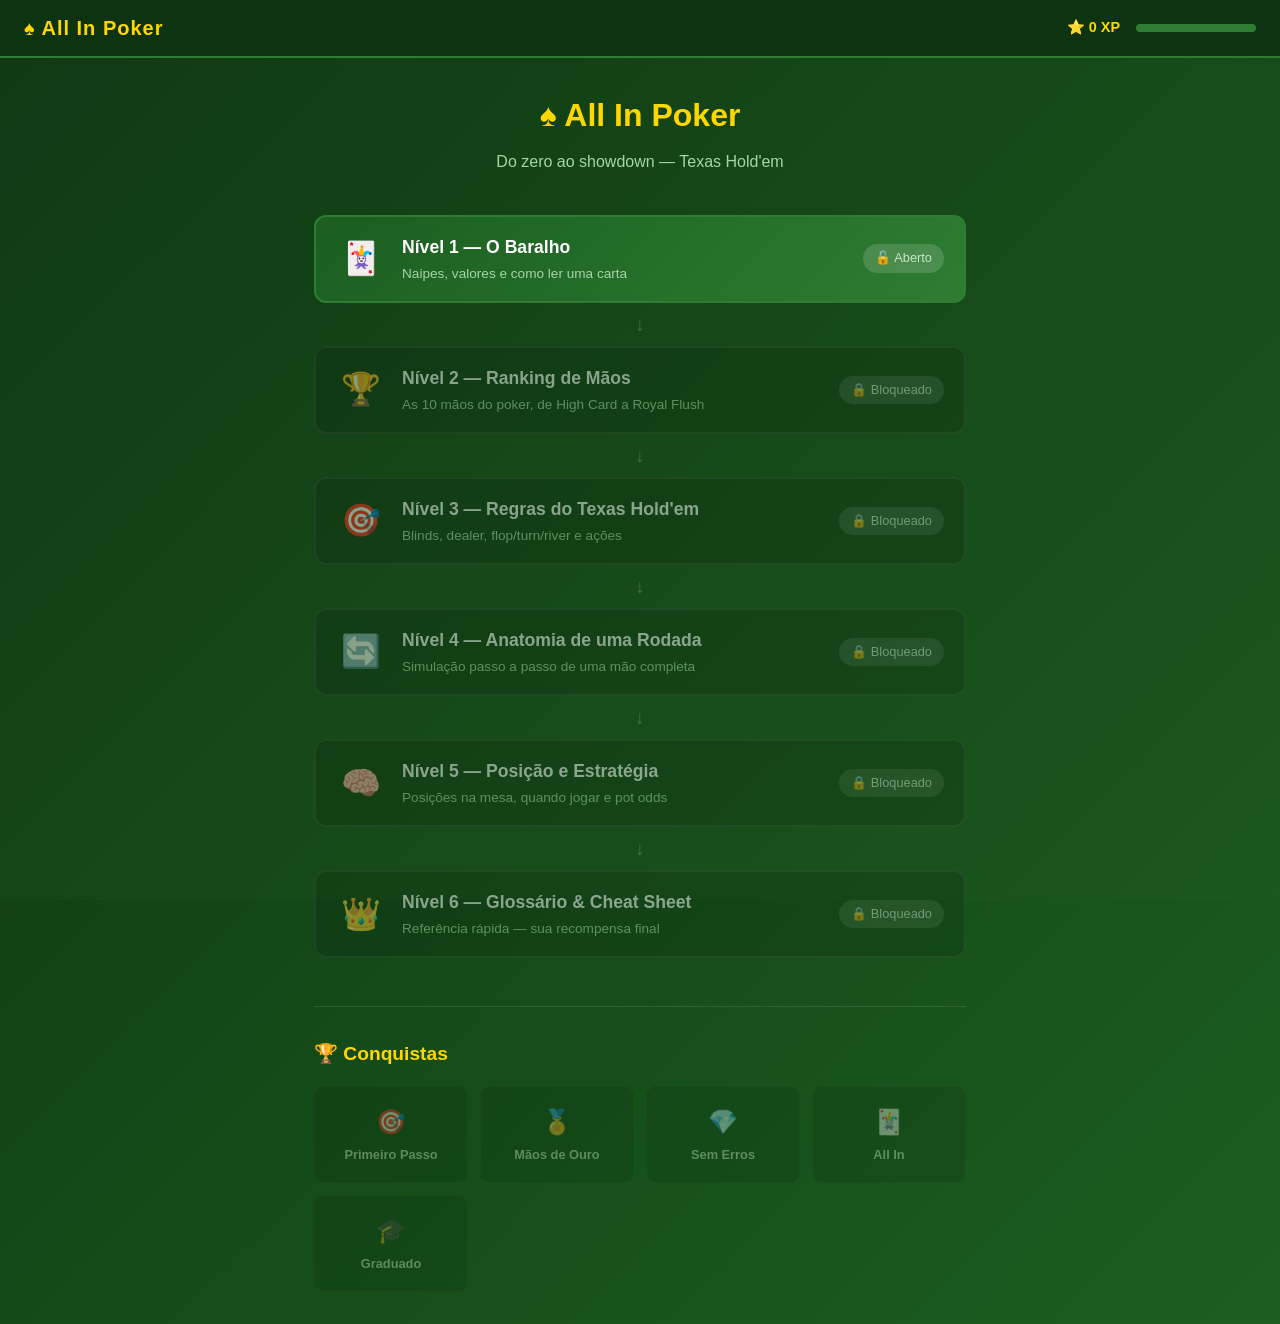
<file: index.html>
<!DOCTYPE html>
<html lang="pt-BR">
<head>
  <meta charset="UTF-8">
  <meta name="viewport" content="width=device-width, initial-scale=1.0">
  <title>All In Poker — Aprenda Texas Hold'em</title>
  <meta name="description" content="Tutorial gamificado de Texas Hold'em. Aprenda poker do zero com níveis interativos, quizzes e conquistas.">
  <meta property="og:title" content="All In Poker — Aprenda Texas Hold'em">
  <meta property="og:description" content="Tutorial gamificado de poker. Do zero ao showdown.">
  <meta property="og:type" content="website">
  <link rel="stylesheet" href="css/style.css">
</head>
<body>
  <header class="header">
    <a href="index.html" class="header-logo">♠ All In Poker</a>
    <div class="header-stats">
      <span class="xp-badge">⭐ 0 XP</span>
      <div class="progress-bar">
        <div class="progress-bar-fill" style="width: 0%"></div>
      </div>
    </div>
  </header>

  <main class="main">
    <h1 class="page-title">♠ All In Poker</h1>
    <p class="page-subtitle">Do zero ao showdown — Texas Hold'em</p>

    <div class="level-map" id="levelMap"></div>

    <section class="achievements-section">
      <h2 class="achievements-title">🏆 Conquistas</h2>
      <div class="achievements-grid" id="achievementsGrid"></div>
    </section>
  </main>

  <script src="js/app.js"></script>
  <script>
    const LEVELS = [
      { num: 1, name: 'O Baralho', desc: 'Naipes, valores e como ler uma carta', icon: '🃏', color: '#1a472a' },
      { num: 2, name: 'Ranking de Mãos', desc: 'As 10 mãos do poker, de High Card a Royal Flush', icon: '🏆', color: '#1a3a5c' },
      { num: 3, name: 'Regras do Texas Hold\'em', desc: 'Blinds, dealer, flop/turn/river e ações', icon: '🎯', color: '#5c1a1a' },
      { num: 4, name: 'Anatomia de uma Rodada', desc: 'Simulação passo a passo de uma mão completa', icon: '🔄', color: '#4a1a5c' },
      { num: 5, name: 'Posição e Estratégia', desc: 'Posições na mesa, quando jogar e pot odds', icon: '🧠', color: '#5c4a1a' },
      { num: 6, name: 'Glossário & Cheat Sheet', desc: 'Referência rápida — sua recompensa final', icon: '👑', color: '#1a1a1a' }
    ];

    function renderLevelMap() {
      const map = document.getElementById('levelMap');
      map.innerHTML = '';

      LEVELS.forEach((level, i) => {
        const unlocked = App.isLevelUnlocked(level.num);
        const completed = App.isLevelCompleted(level.num);

        let statusClass = 'level-locked';
        let statusText = '🔒 Bloqueado';

        if (completed) {
          statusClass = 'level-completed';
          statusText = '✅ Completo';
        } else if (unlocked) {
          statusClass = 'level-open';
          statusText = '🔓 Aberto';
        }

        const card = document.createElement('a');
        card.className = `level-card ${statusClass}`;
        card.href = unlocked ? `level.html?level=${level.num}` : '#';
        if (!unlocked) card.onclick = (e) => e.preventDefault();

        card.innerHTML = `
          <div class="level-icon">${level.icon}</div>
          <div class="level-info">
            <div class="level-name">Nível ${level.num} — ${level.name}</div>
            <div class="level-desc">${level.desc}</div>
          </div>
          <div class="level-status">${statusText}</div>
        `;

        if (level.num === 6 && !completed && unlocked) {
          card.style.border = '2px solid gold';
        }

        map.appendChild(card);

        if (i < LEVELS.length - 1) {
          const connector = document.createElement('div');
          connector.className = 'level-connector';
          connector.textContent = '↓';
          map.appendChild(connector);
        }
      });
    }

    function renderAchievements() {
      const grid = document.getElementById('achievementsGrid');
      const state = App.getState();

      grid.innerHTML = App.ACHIEVEMENTS.map(ach => {
        const unlocked = state.achievements.includes(ach.id);
        return `
          <div class="achievement ${unlocked ? 'unlocked' : 'locked'}">
            <div class="achievement-icon">${ach.icon}</div>
            <div class="achievement-name">${ach.name}</div>
          </div>
        `;
      }).join('');
    }

    App.load();
    renderLevelMap();
    renderAchievements();
    App.updateHeaderXP();
  </script>
</body>
</html>
</file>
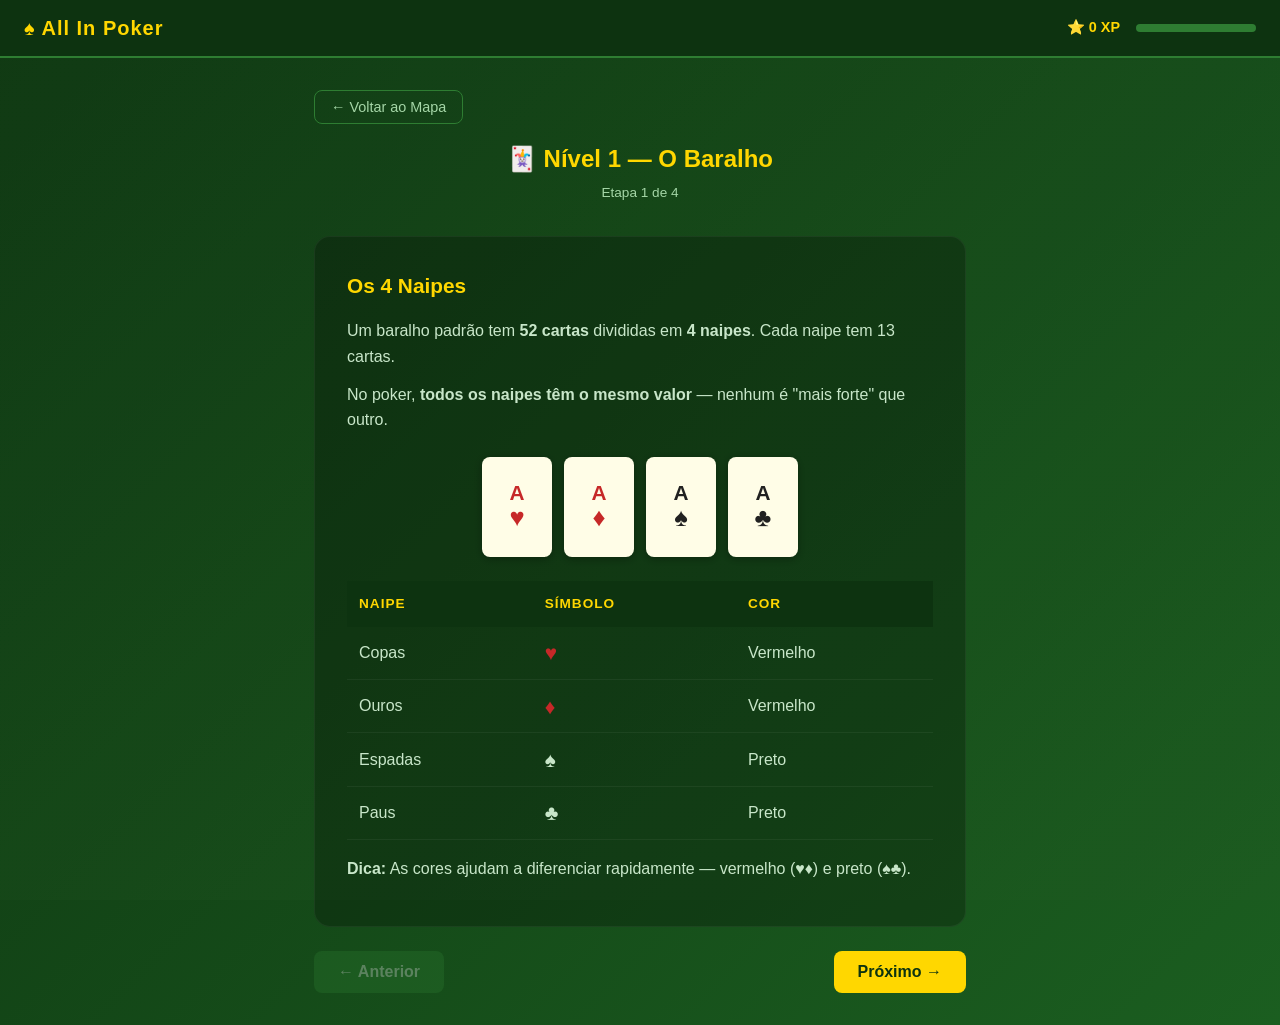
<file: level.html>
<!DOCTYPE html>
<html lang="pt-BR">
<head>
  <meta charset="UTF-8">
  <meta name="viewport" content="width=device-width, initial-scale=1.0">
  <title>All In Poker — Nível</title>
  <link rel="stylesheet" href="css/style.css">
</head>
<body>
  <header class="header">
    <a href="index.html" class="header-logo">♠ All In Poker</a>
    <div class="header-stats">
      <span class="xp-badge">⭐ 0 XP</span>
      <div class="progress-bar">
        <div class="progress-bar-fill" style="width: 0%"></div>
      </div>
    </div>
  </header>

  <main class="main">
    <button class="btn-back-home" onclick="window.location.href='index.html'">← Voltar ao Mapa</button>

    <div class="level-header">
      <h1 id="levelTitle">Carregando...</h1>
      <div class="step-indicator" id="stepIndicator"></div>
    </div>

    <div id="stepContent" class="step-content">
      <p>Carregando conteúdo...</p>
    </div>

    <div class="step-nav" id="stepNav">
      <button class="btn btn-secondary" id="btnPrev" onclick="prevStep()">← Anterior</button>
      <button class="btn btn-primary" id="btnNext" onclick="nextStep()">Próximo →</button>
    </div>
  </main>

  <script src="js/app.js"></script>
  <script src="js/cards.js"></script>
  <script src="js/quiz.js"></script>
  <script src="js/levels.js"></script>
  <script>
    const params = new URLSearchParams(window.location.search);
    const levelNum = parseInt(params.get('level')) || 1;
    const levelData = LevelData[levelNum];
    let currentStep = 0;
    let inQuiz = false;

    if (!levelData || !App.isLevelUnlocked(levelNum)) {
      window.location.href = 'index.html';
    }

    const totalSteps = levelData.steps.length + (levelData.quiz ? 1 : 0);

    function renderStep() {
      const titleEl = document.getElementById('levelTitle');
      const indicatorEl = document.getElementById('stepIndicator');
      const contentEl = document.getElementById('stepContent');
      const btnPrev = document.getElementById('btnPrev');
      const btnNext = document.getElementById('btnNext');
      const navEl = document.getElementById('stepNav');

      titleEl.textContent = `${levelData.icon} Nível ${levelNum} — ${levelData.name}`;
      document.title = `All In Poker — Nível ${levelNum}: ${levelData.name}`;

      if (currentStep < levelData.steps.length) {
        inQuiz = false;
        const step = levelData.steps[currentStep];
        indicatorEl.textContent = `Etapa ${currentStep + 1} de ${totalSteps}`;
        contentEl.innerHTML = `<h2>${step.title}</h2>${step.content}`;
        navEl.style.display = 'flex';
        btnPrev.disabled = currentStep === 0;

        if (currentStep === levelData.steps.length - 1 && levelData.quiz) {
          btnNext.textContent = '📝 Fazer Quiz →';
        } else if (currentStep === levelData.steps.length - 1 && !levelData.quiz) {
          btnNext.textContent = '✅ Concluir Nível';
        } else {
          btnNext.textContent = 'Próximo →';
        }
      } else if (levelData.quiz) {
        inQuiz = true;
        indicatorEl.textContent = `Etapa ${totalSteps} de ${totalSteps} — Quiz`;
        navEl.style.display = 'none';
        contentEl.innerHTML = '<h2>📝 Quiz</h2><p>Responda as perguntas para desbloquear o próximo nível. Você precisa acertar pelo menos 70%.</p><div id="quizArea"></div>';
        Quiz.start(levelNum, levelData.quiz, document.getElementById('quizArea'));
      } else {
        App.completeLevel(levelNum);
        window.location.href = 'index.html';
      }

      window.scrollTo({ top: 0, behavior: 'smooth' });
    }

    function nextStep() {
      if (currentStep < totalSteps - 1) {
        currentStep++;
        renderStep();
      } else if (!levelData.quiz) {
        App.completeLevel(levelNum);
        window.location.href = 'index.html';
      }
    }

    function prevStep() {
      if (currentStep > 0) {
        currentStep--;
        renderStep();
      }
    }

    document.addEventListener('keydown', (e) => {
      if (inQuiz) return;
      if (e.key === 'ArrowRight' || e.key === ' ') {
        e.preventDefault();
        nextStep();
      } else if (e.key === 'ArrowLeft') {
        e.preventDefault();
        prevStep();
      }
    });

    App.load();
    App.updateHeaderXP();
    renderStep();
  </script>
</body>
</html>
</file>
<file: css/style.css>
/* ========================================
   All In Poker — Felt Green Theme
   ======================================== */

:root {
  --green-dark: #0d3310;
  --green-mid: #1b5e20;
  --green-light: #2e7d32;
  --gold: #ffd700;
  --gold-dim: rgba(255, 215, 0, 0.3);
  --cream: #fffde7;
  --text: #c8e6c9;
  --text-muted: #a5d6a7;
  --card-red: #c62828;
  --card-black: #212121;
  --success: #4caf50;
  --error: #ef5350;
  --bg-overlay: rgba(0, 0, 0, 0.25);
}

* {
  margin: 0;
  padding: 0;
  box-sizing: border-box;
}

body {
  font-family: -apple-system, BlinkMacSystemFont, 'Segoe UI', Roboto, sans-serif;
  background: linear-gradient(135deg, var(--green-dark), var(--green-mid));
  color: var(--text);
  min-height: 100vh;
  line-height: 1.6;
}

/* Felt texture overlay */
body::before {
  content: '';
  position: fixed;
  inset: 0;
  background: url("data:image/svg+xml,%3Csvg xmlns='http://www.w3.org/2000/svg' width='4' height='4'%3E%3Crect width='4' height='4' fill='%23256029'/%3E%3Crect width='1' height='1' fill='%231b5e20'/%3E%3C/svg%3E") repeat;
  opacity: 0.15;
  pointer-events: none;
  z-index: 0;
}

/* ========== HEADER ========== */

.header {
  position: sticky;
  top: 0;
  z-index: 100;
  background: var(--green-dark);
  border-bottom: 2px solid var(--green-light);
  padding: 0.75rem 1.5rem;
  display: flex;
  align-items: center;
  justify-content: space-between;
}

.header-logo {
  font-size: 1.25rem;
  font-weight: 700;
  color: var(--gold);
  text-decoration: none;
  letter-spacing: 1px;
}

.header-stats {
  display: flex;
  align-items: center;
  gap: 1rem;
}

.xp-badge {
  color: var(--gold);
  font-weight: 700;
  font-size: 0.9rem;
}

.progress-bar {
  width: 120px;
  height: 8px;
  background: var(--green-light);
  border-radius: 4px;
  overflow: hidden;
}

.progress-bar-fill {
  height: 100%;
  background: var(--gold);
  border-radius: 4px;
  transition: width 0.5s ease;
}

/* ========== MAIN CONTENT ========== */

.main {
  position: relative;
  z-index: 1;
  max-width: 700px;
  margin: 0 auto;
  padding: 2rem 1.5rem;
}

.page-title {
  text-align: center;
  color: var(--gold);
  font-size: 2rem;
  font-weight: 700;
  margin-bottom: 0.5rem;
}

.page-subtitle {
  text-align: center;
  color: var(--text-muted);
  font-size: 1rem;
  margin-bottom: 2.5rem;
}

/* ========== LEVEL MAP ========== */

.level-map {
  display: flex;
  flex-direction: column;
  gap: 0.75rem;
}

.level-card {
  display: flex;
  align-items: center;
  gap: 1rem;
  padding: 1rem 1.25rem;
  border-radius: 12px;
  cursor: pointer;
  transition: transform 0.2s, box-shadow 0.2s;
  text-decoration: none;
  color: inherit;
}

.level-card:hover:not(.level-locked) {
  transform: translateY(-2px);
  box-shadow: 0 4px 20px rgba(0, 0, 0, 0.3);
}

.level-card.level-open {
  background: linear-gradient(135deg, var(--green-mid), var(--green-light));
  border: 2px solid var(--green-light);
}

.level-card.level-completed {
  background: linear-gradient(135deg, var(--green-mid), var(--green-light));
  border: 2px solid var(--gold);
}

.level-card.level-locked {
  background: var(--bg-overlay);
  border: 2px solid rgba(255, 255, 255, 0.1);
  opacity: 0.5;
  cursor: not-allowed;
}

.level-icon {
  font-size: 2rem;
  min-width: 50px;
  text-align: center;
}

.level-info {
  flex: 1;
}

.level-name {
  font-weight: 700;
  font-size: 1.1rem;
  color: white;
}

.level-desc {
  font-size: 0.85rem;
  color: var(--text-muted);
  margin-top: 2px;
}

.level-status {
  background: rgba(255, 255, 255, 0.15);
  padding: 4px 12px;
  border-radius: 20px;
  font-size: 0.8rem;
  white-space: nowrap;
}

.level-completed .level-status {
  background: var(--gold-dim);
  color: var(--gold);
}

.level-connector {
  text-align: center;
  font-size: 1.2rem;
  color: rgba(255, 255, 255, 0.2);
  line-height: 1;
}

/* ========== ACHIEVEMENTS ========== */

.achievements-section {
  margin-top: 3rem;
  padding-top: 2rem;
  border-top: 1px solid rgba(255, 255, 255, 0.1);
}

.achievements-title {
  color: var(--gold);
  font-size: 1.2rem;
  font-weight: 700;
  margin-bottom: 1rem;
}

.achievements-grid {
  display: grid;
  grid-template-columns: repeat(auto-fill, minmax(140px, 1fr));
  gap: 0.75rem;
}

.achievement {
  background: var(--bg-overlay);
  border-radius: 10px;
  padding: 1rem;
  text-align: center;
  border: 1px solid rgba(255, 255, 255, 0.05);
}

.achievement.unlocked {
  border-color: var(--gold);
  background: var(--gold-dim);
}

.achievement-icon {
  font-size: 1.5rem;
  margin-bottom: 0.25rem;
}

.achievement-name {
  font-size: 0.8rem;
  font-weight: 600;
}

.achievement.locked {
  opacity: 0.4;
}

/* ========== LEVEL VIEW ========== */

.level-header {
  text-align: center;
  margin-bottom: 2rem;
}

.level-header h1 {
  color: var(--gold);
  font-size: 1.5rem;
  margin-bottom: 0.25rem;
}

.level-header .step-indicator {
  color: var(--text-muted);
  font-size: 0.85rem;
}

.step-content {
  background: var(--bg-overlay);
  border-radius: 16px;
  padding: 2rem;
  margin-bottom: 1.5rem;
  border: 1px solid rgba(255, 255, 255, 0.05);
}

.step-content h2 {
  color: var(--gold);
  font-size: 1.3rem;
  margin-bottom: 1rem;
}

.step-content h3 {
  color: white;
  font-size: 1.1rem;
  margin: 1.25rem 0 0.5rem;
}

.step-content p {
  margin-bottom: 0.75rem;
  color: var(--text);
}

.step-content ul,
.step-content ol {
  margin: 0.5rem 0 1rem 1.5rem;
}

.step-content li {
  margin-bottom: 0.35rem;
}

/* ========== NAVIGATION BUTTONS ========== */

.step-nav {
  display: flex;
  justify-content: space-between;
  gap: 1rem;
  margin-top: 1.5rem;
}

.btn {
  padding: 0.75rem 1.5rem;
  border-radius: 8px;
  border: none;
  font-size: 1rem;
  font-weight: 600;
  cursor: pointer;
  transition: transform 0.15s, opacity 0.15s;
}

.btn:hover {
  transform: translateY(-1px);
}

.btn:active {
  transform: translateY(0);
}

.btn-primary {
  background: var(--gold);
  color: var(--green-dark);
}

.btn-secondary {
  background: var(--green-light);
  color: white;
}

.btn:disabled {
  opacity: 0.3;
  cursor: not-allowed;
  transform: none;
}

.btn-back-home {
  display: inline-block;
  background: none;
  border: 1px solid var(--green-light);
  color: var(--text-muted);
  padding: 0.5rem 1rem;
  border-radius: 8px;
  cursor: pointer;
  font-size: 0.9rem;
  margin-bottom: 1rem;
  transition: border-color 0.2s;
}

.btn-back-home:hover {
  border-color: var(--gold);
  color: var(--gold);
}

/* ========== CARDS (PLAYING CARDS) ========== */

.playing-card {
  display: inline-flex;
  flex-direction: column;
  align-items: center;
  justify-content: center;
  width: 70px;
  height: 100px;
  background: var(--cream);
  border-radius: 8px;
  box-shadow: 0 2px 8px rgba(0, 0, 0, 0.3);
  font-weight: 700;
  user-select: none;
  position: relative;
  cursor: default;
}

.playing-card.red {
  color: var(--card-red);
}

.playing-card.black {
  color: var(--card-black);
}

.playing-card .card-value {
  font-size: 1.3rem;
  line-height: 1;
}

.playing-card .card-suit {
  font-size: 1.6rem;
  line-height: 1;
  margin-top: 2px;
}

.playing-card.card-back {
  background: linear-gradient(135deg, var(--card-red), #8b0000);
  color: white;
  font-size: 2rem;
}

.cards-row {
  display: flex;
  gap: 0.75rem;
  justify-content: center;
  flex-wrap: wrap;
  margin: 1.5rem 0;
}

/* Card flip */
.card-flip-container {
  perspective: 600px;
  width: 70px;
  height: 100px;
  cursor: pointer;
}

.card-flip-inner {
  position: relative;
  width: 100%;
  height: 100%;
  transition: transform 0.6s;
  transform-style: preserve-3d;
}

.card-flip-container.flipped .card-flip-inner {
  transform: rotateY(180deg);
}

.card-flip-front,
.card-flip-back {
  position: absolute;
  inset: 0;
  backface-visibility: hidden;
  border-radius: 8px;
  display: flex;
  flex-direction: column;
  align-items: center;
  justify-content: center;
}

.card-flip-front {
  background: linear-gradient(135deg, var(--card-red), #8b0000);
  color: rgba(255, 255, 255, 0.3);
  font-size: 2rem;
}

.card-flip-back {
  background: var(--cream);
  transform: rotateY(180deg);
  font-weight: 700;
  box-shadow: 0 2px 8px rgba(0, 0, 0, 0.3);
}

/* ========== QUIZ ========== */

.quiz-container {
  margin-top: 1rem;
}

.quiz-question {
  margin-bottom: 1.5rem;
}

.quiz-question-text {
  color: white;
  font-size: 1.1rem;
  font-weight: 600;
  margin-bottom: 0.75rem;
}

.quiz-question-count {
  color: var(--text-muted);
  font-size: 0.85rem;
  margin-bottom: 0.5rem;
}

.quiz-options {
  display: flex;
  flex-direction: column;
  gap: 0.5rem;
}

.quiz-option {
  background: rgba(255, 255, 255, 0.08);
  border: 2px solid rgba(255, 255, 255, 0.1);
  border-radius: 10px;
  padding: 0.85rem 1rem;
  cursor: pointer;
  transition: border-color 0.2s, background 0.2s;
  color: var(--text);
  font-size: 0.95rem;
}

.quiz-option:hover:not(.selected):not(.correct):not(.wrong) {
  border-color: var(--gold);
  background: rgba(255, 215, 0, 0.08);
}

.quiz-option.selected {
  border-color: var(--gold);
  background: rgba(255, 215, 0, 0.15);
  color: var(--gold);
}

.quiz-option.correct {
  border-color: var(--success);
  background: rgba(76, 175, 80, 0.15);
  color: var(--success);
}

.quiz-option.wrong {
  border-color: var(--error);
  background: rgba(239, 83, 80, 0.15);
  color: var(--error);
}

.quiz-option:disabled,
.quiz-option.correct,
.quiz-option.wrong {
  cursor: default;
  pointer-events: none;
}

.quiz-feedback {
  margin-top: 0.5rem;
  font-size: 0.85rem;
  font-weight: 600;
}

.quiz-feedback.correct {
  color: var(--success);
}

.quiz-feedback.wrong {
  color: var(--error);
}

/* Quiz results */

.quiz-results {
  text-align: center;
  padding: 2rem;
}

.quiz-results h2 {
  margin-bottom: 1rem;
}

.quiz-score {
  font-size: 3rem;
  font-weight: 700;
  color: var(--gold);
  margin-bottom: 0.5rem;
}

.quiz-score-label {
  color: var(--text-muted);
  margin-bottom: 1.5rem;
}

.quiz-xp-gained {
  color: var(--gold);
  font-size: 1.2rem;
  font-weight: 700;
  margin-bottom: 1rem;
}

.quiz-pass {
  color: var(--success);
  font-weight: 600;
  font-size: 1.1rem;
}

.quiz-fail {
  color: var(--error);
  font-weight: 600;
  font-size: 1.1rem;
}

.quiz-actions {
  display: flex;
  gap: 1rem;
  justify-content: center;
  margin-top: 1.5rem;
}

/* ========== ACHIEVEMENT POPUP ========== */

.achievement-popup {
  position: fixed;
  top: 1rem;
  right: 1rem;
  background: var(--green-dark);
  border: 2px solid var(--gold);
  border-radius: 12px;
  padding: 1rem 1.5rem;
  z-index: 1000;
  display: flex;
  align-items: center;
  gap: 0.75rem;
  animation: slideIn 0.4s ease, fadeOut 0.4s ease 2.6s forwards;
  box-shadow: 0 4px 20px rgba(0, 0, 0, 0.5);
}

.achievement-popup-icon {
  font-size: 1.5rem;
}

.achievement-popup-text {
  color: var(--gold);
  font-weight: 700;
  font-size: 0.9rem;
}

@keyframes slideIn {
  from { transform: translateX(100%); opacity: 0; }
  to { transform: translateX(0); opacity: 1; }
}

@keyframes fadeOut {
  to { opacity: 0; transform: translateY(-10px); }
}

/* ========== TABLES ========== */

.poker-table {
  width: 100%;
  border-collapse: collapse;
  margin: 1rem 0;
}

.poker-table th {
  background: var(--green-dark);
  color: var(--gold);
  padding: 0.75rem;
  text-align: left;
  font-size: 0.85rem;
  text-transform: uppercase;
  letter-spacing: 1px;
}

.poker-table td {
  padding: 0.6rem 0.75rem;
  border-bottom: 1px solid rgba(255, 255, 255, 0.05);
}

.poker-table tr:hover {
  background: rgba(255, 255, 255, 0.03);
}

/* ========== HAND DISPLAY ========== */

.hand-display {
  display: flex;
  align-items: center;
  gap: 1rem;
  background: rgba(0, 0, 0, 0.2);
  border-radius: 12px;
  padding: 1rem 1.25rem;
  margin: 0.75rem 0;
}

.hand-name {
  font-weight: 700;
  color: white;
  min-width: 120px;
}

.hand-rank {
  color: var(--gold);
  font-size: 0.8rem;
  font-weight: 600;
}

.hand-cards {
  display: flex;
  gap: 0.35rem;
}

.hand-cards .playing-card {
  width: 45px;
  height: 65px;
  font-size: 0.85rem;
}

.hand-cards .playing-card .card-value {
  font-size: 0.9rem;
}

.hand-cards .playing-card .card-suit {
  font-size: 1.1rem;
}

/* ========== DRAG & DROP ========== */

.drop-zone {
  border: 2px dashed rgba(255, 215, 0, 0.3);
  border-radius: 12px;
  padding: 2rem;
  text-align: center;
  color: var(--text-muted);
  transition: border-color 0.2s, background 0.2s;
  min-height: 120px;
  display: flex;
  align-items: center;
  justify-content: center;
  gap: 0.5rem;
  flex-wrap: wrap;
}

.drop-zone.drag-over {
  border-color: var(--gold);
  background: rgba(255, 215, 0, 0.05);
}

.draggable-card {
  cursor: grab;
  transition: transform 0.15s;
}

.draggable-card:active {
  cursor: grabbing;
  transform: scale(1.05);
}

.draggable-card.dragging {
  opacity: 0.5;
}

/* ========== RESPONSIVE ========== */

@media (max-width: 600px) {
  .header {
    padding: 0.5rem 1rem;
  }

  .header-logo {
    font-size: 1rem;
  }

  .progress-bar {
    width: 80px;
  }

  .main {
    padding: 1.5rem 1rem;
  }

  .page-title {
    font-size: 1.5rem;
  }

  .step-content {
    padding: 1.25rem;
  }

  .playing-card {
    width: 55px;
    height: 80px;
  }

  .playing-card .card-value {
    font-size: 1rem;
  }

  .playing-card .card-suit {
    font-size: 1.2rem;
  }

  .hand-display {
    flex-direction: column;
    align-items: flex-start;
    gap: 0.5rem;
  }

  .hand-cards .playing-card {
    width: 38px;
    height: 55px;
  }

  .achievements-grid {
    grid-template-columns: repeat(auto-fill, minmax(110px, 1fr));
  }

  .quiz-actions {
    flex-direction: column;
  }
}
</file>
